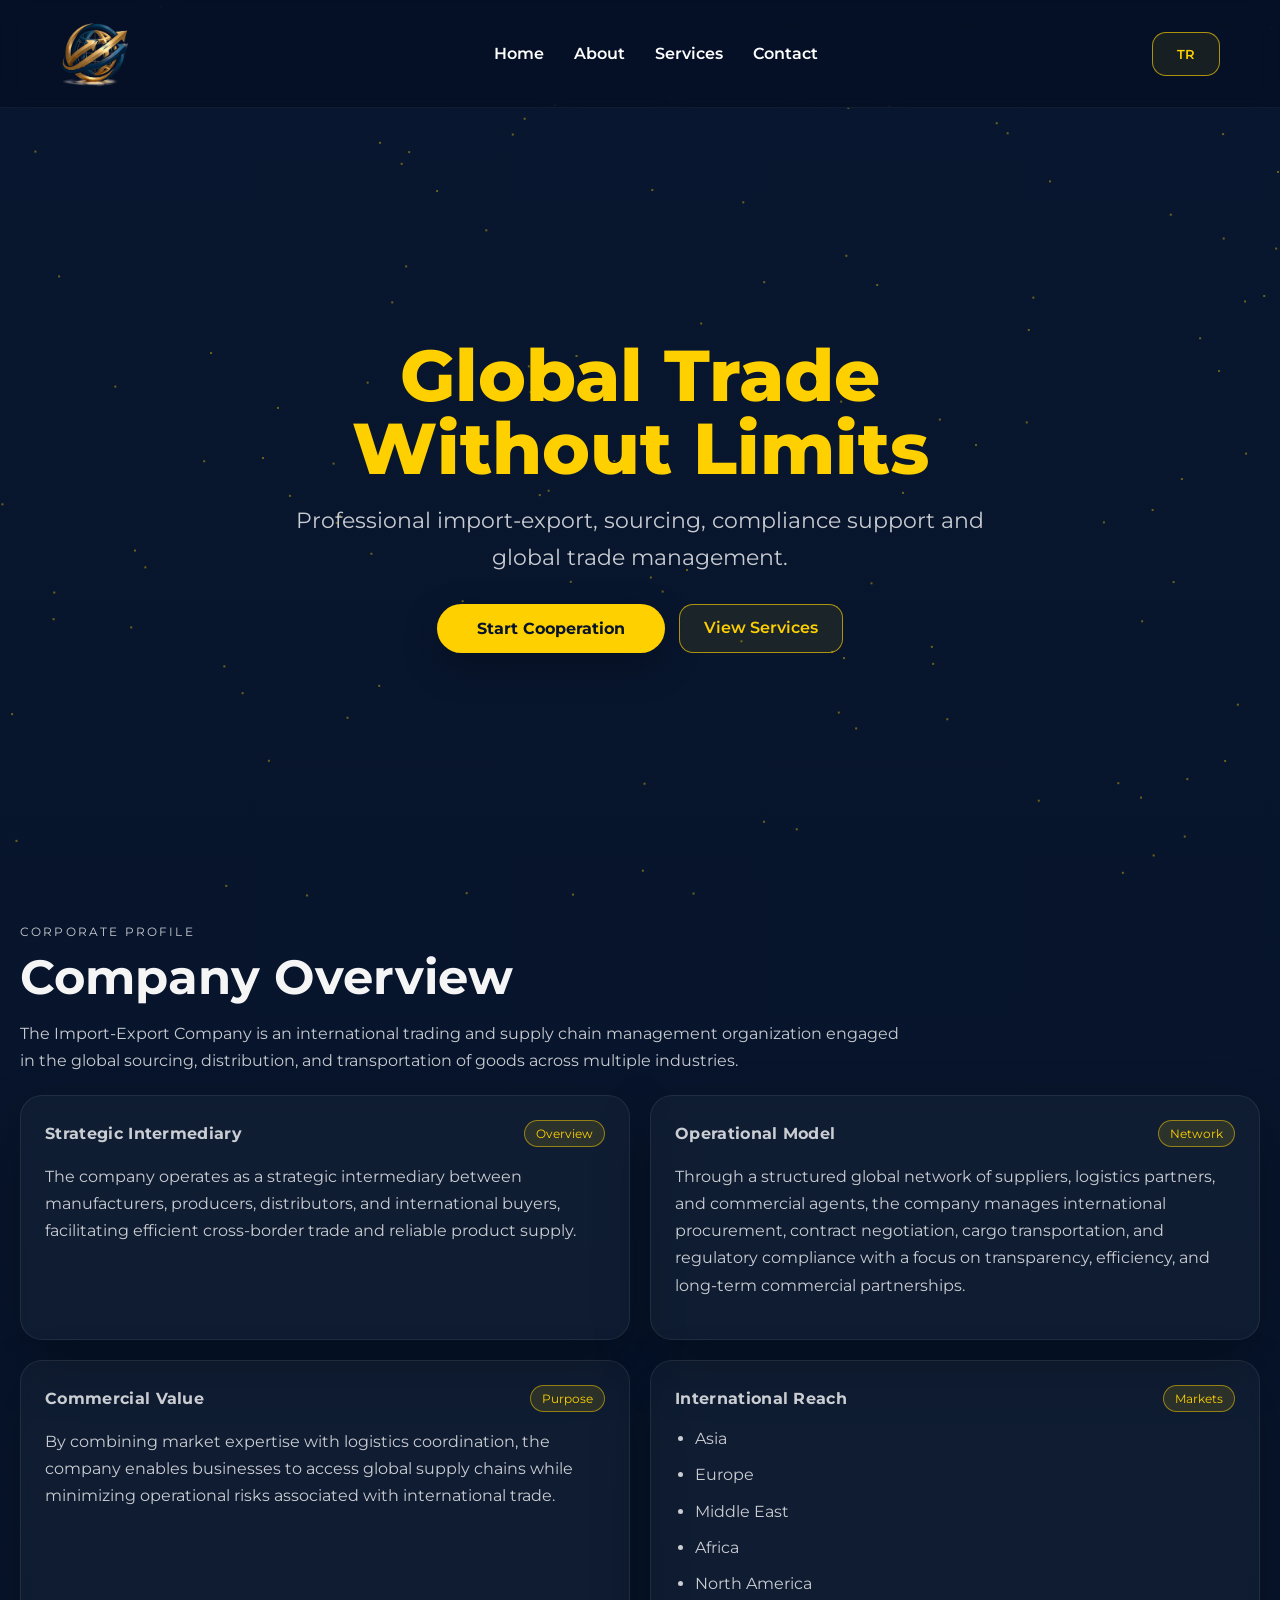
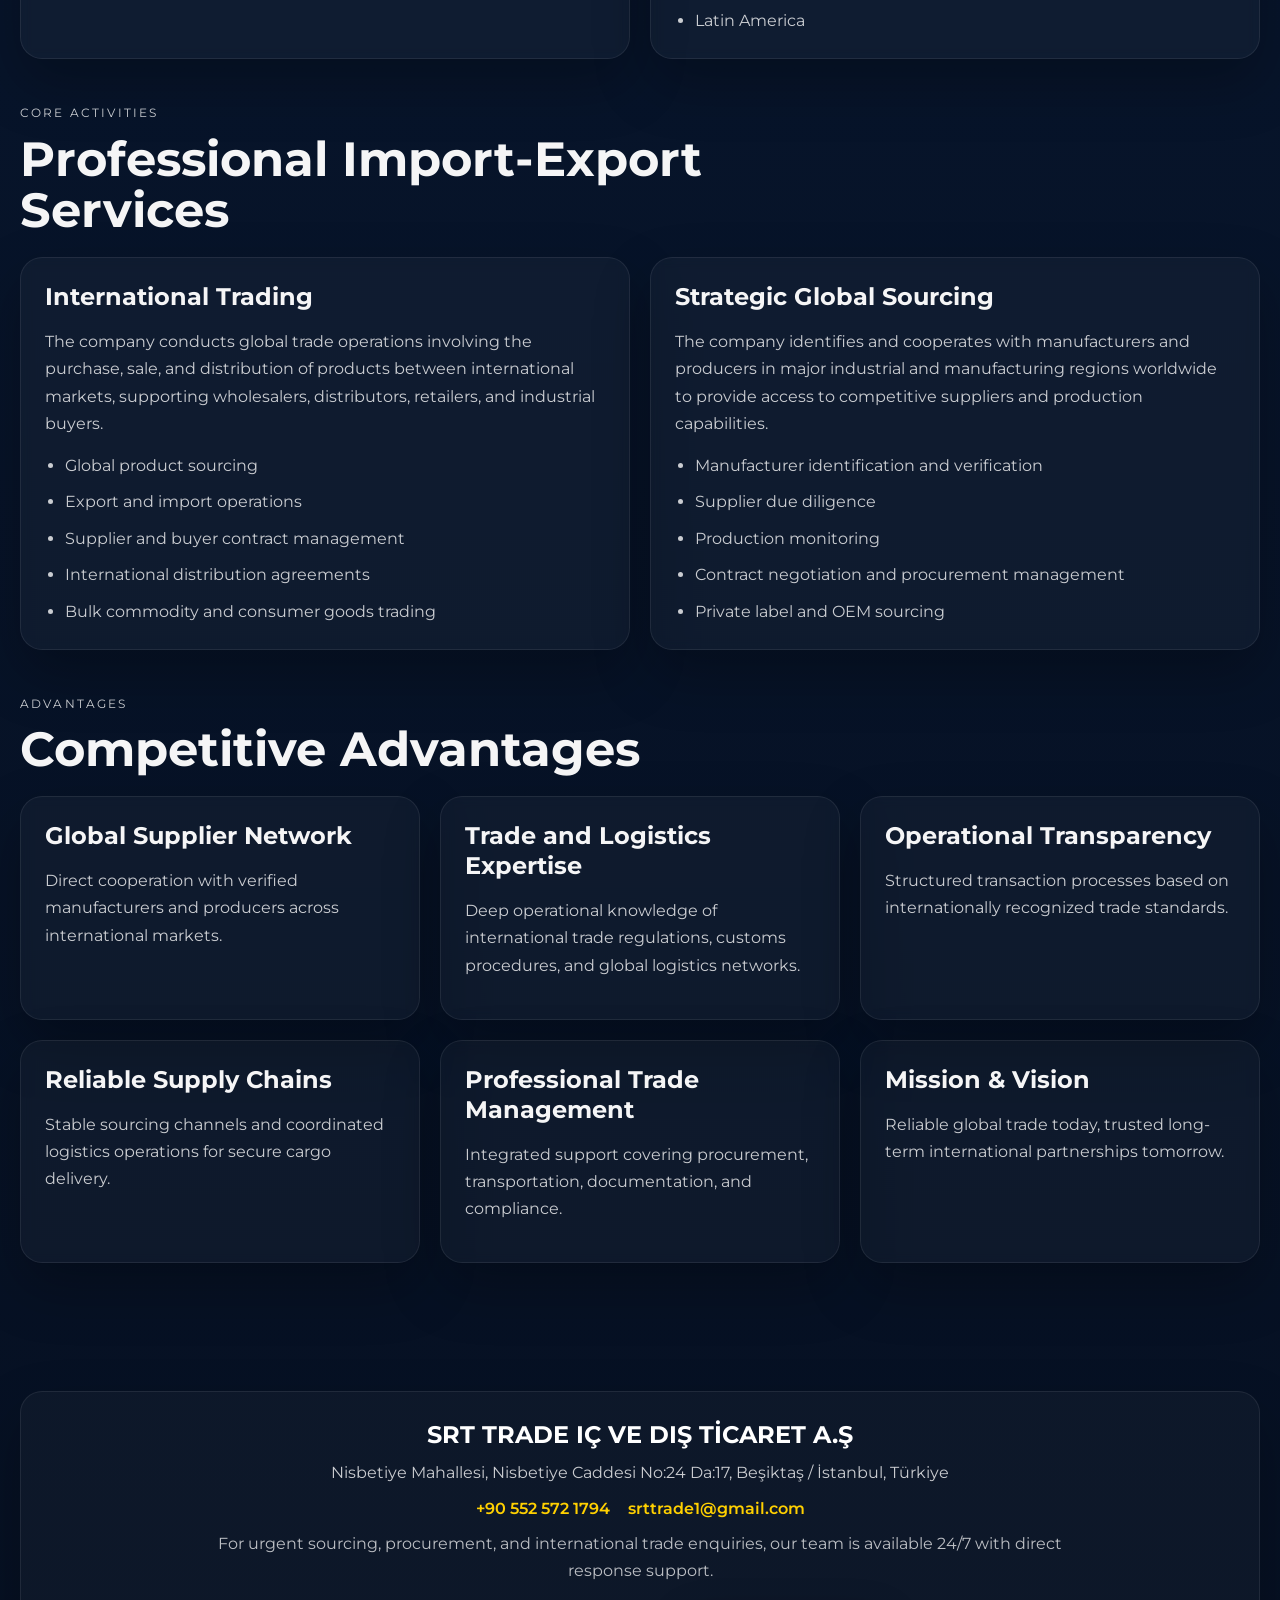
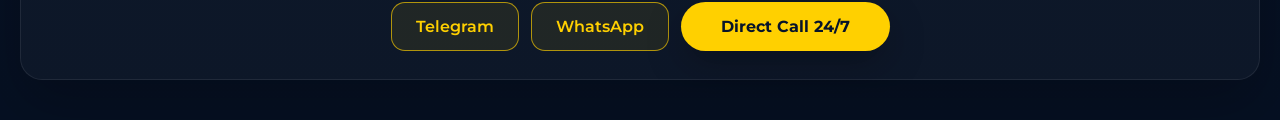
<file: index.html>
<!DOCTYPE html>
<html lang="en">

<head>

<meta charset="UTF-8">
<meta name="viewport" content="width=device-width, initial-scale=1.0">

<title data-i18n="home.meta.title">SRT TRADE | Global Import Export</title>

<meta
name="description"
content="SRT TRADE IÇ VE DIŞ TİCARET A.Ş global import export company based in Istanbul"
data-i18n-content="home.meta.description">

<meta
name="keywords"
content="import export company, international trade, logistics, sourcing"
data-i18n-content="home.meta.keywords">

<link rel="stylesheet" href="style.css">

<script defer src="main.js"></script>

</head>

<body>

<canvas id="site-bg"></canvas>

<header class="header">

<div class="logo-container">

<img src="logo.png" class="logo" alt="SRT TRADE logo" data-i18n-alt="common.logoAlt">

</div>

<nav class="nav">

<a href="index.html" data-i18n="nav.home">Home</a>
<a href="about.html" data-i18n="nav.about">About</a>
<a href="services.html" data-i18n="nav.services">Services</a>
<a href="contact.html" data-i18n="nav.contact">Contact</a>

</nav>

<button id="lang-toggle" class="ghost-btn" data-current="en">TR</button>

</header>

<section class="hero">

<div class="hero-content">

<h1 data-i18n="hero.title">Global Trade Without Limits</h1>

<p data-i18n="hero.lead">
Professional import-export, sourcing, compliance support
and global trade management.
</p>

<div class="hero-actions">
<a href="contact.html" class="btn" data-i18n="hero.cta">Start Cooperation</a>
<a href="services.html" class="ghost-btn" data-i18n="hero.secondary">View Services</a>
</div>

</div>

</section>

<main class="page-shell">

<section class="content-section">
<div class="section-intro">
<p class="eyebrow" data-i18n="home.intro.eyebrow">Corporate Profile</p>
<h2 data-i18n="home.intro.title">Company Overview</h2>
<p data-i18n="home.intro.body">
The Import-Export Company is an international trading and supply chain management
organization engaged in the global sourcing, distribution, and transportation of
goods across multiple industries.
</p>
</div>

<div class="grid-two">
<article class="panel">
<div class="panel-header">
<p class="panel-title" data-i18n="home.overview.title">Strategic Intermediary</p>
<span class="panel-tag" data-i18n="home.overview.tag">Overview</span>
</div>
<p data-i18n="home.overview.body">
The company operates as a strategic intermediary between manufacturers, producers,
distributors, and international buyers, facilitating efficient cross-border trade
and reliable product supply.
</p>
</article>

<article class="panel">
<div class="panel-header">
<p class="panel-title" data-i18n="home.model.title">Operational Model</p>
<span class="panel-tag" data-i18n="home.model.tag">Network</span>
</div>
<p data-i18n="home.model.body">
Through a structured global network of suppliers, logistics partners, and
commercial agents, the company manages international procurement, contract
negotiation, cargo transportation, and regulatory compliance with a focus on
transparency, efficiency, and long-term commercial partnerships.
</p>
</article>
<article class="panel">
<div class="panel-header">
<p class="panel-title" data-i18n="home.value.title">Commercial Value</p>
<span class="panel-tag" data-i18n="home.value.tag">Purpose</span>
</div>
<p data-i18n="home.value.body">
By combining market expertise with logistics coordination, the company enables
businesses to access global supply chains while minimizing operational risks
associated with international trade.
</p>
</article>

<article class="panel">
<div class="panel-header">
<p class="panel-title" data-i18n="home.reach.title">International Reach</p>
<span class="panel-tag" data-i18n="home.reach.tag">Markets</span>
</div>
<ul class="bullet-list">
<li data-i18n="home.reach.asia">Asia</li>
<li data-i18n="home.reach.europe">Europe</li>
<li data-i18n="home.reach.middleEast">Middle East</li>
<li data-i18n="home.reach.africa">Africa</li>
<li data-i18n="home.reach.northAmerica">North America</li>
<li data-i18n="home.reach.latinAmerica">Latin America</li>
</ul>
</article>
</div>
</section>

<section class="content-section">
<div class="section-intro">
<p class="eyebrow" data-i18n="home.activities.eyebrow">Core Activities</p>
<h2 data-i18n="home.activities.title">Professional Import-Export Services</h2>
</div>

<div class="grid-two">
<article class="panel">
<h3 data-i18n="home.trading.title">International Trading</h3>
<p data-i18n="home.trading.body">
The company conducts global trade operations involving the purchase, sale, and
distribution of products between international markets, supporting wholesalers,
distributors, retailers, and industrial buyers.
</p>
<ul class="bullet-list">
<li data-i18n="home.trading.item1">Global product sourcing</li>
<li data-i18n="home.trading.item2">Export and import operations</li>
<li data-i18n="home.trading.item3">Supplier and buyer contract management</li>
<li data-i18n="home.trading.item4">International distribution agreements</li>
<li data-i18n="home.trading.item5">Bulk commodity and consumer goods trading</li>
</ul>
</article>

<article class="panel">
<h3 data-i18n="home.sourcing.title">Strategic Global Sourcing</h3>
<p data-i18n="home.sourcing.body">
The company identifies and cooperates with manufacturers and producers in major
industrial and manufacturing regions worldwide to provide access to competitive
suppliers and production capabilities.
</p>
<ul class="bullet-list">
<li data-i18n="home.sourcing.item1">Manufacturer identification and verification</li>
<li data-i18n="home.sourcing.item2">Supplier due diligence</li>
<li data-i18n="home.sourcing.item3">Production monitoring</li>
<li data-i18n="home.sourcing.item4">Contract negotiation and procurement management</li>
<li data-i18n="home.sourcing.item5">Private label and OEM sourcing</li>
</ul>
</article>
</div>
</section>

<section class="content-section">
<div class="section-intro">
<p class="eyebrow" data-i18n="home.advantages.eyebrow">Advantages</p>
<h2 data-i18n="home.advantages.title">Competitive Advantages</h2>
</div>

<div class="grid-three">
<article class="panel mini-panel">
<h3 data-i18n="home.adv1.title">Global Supplier Network</h3>
<p data-i18n="home.adv1.body">Direct cooperation with verified manufacturers and producers across international markets.</p>
</article>
<article class="panel mini-panel">
<h3 data-i18n="home.adv2.title">Trade and Logistics Expertise</h3>
<p data-i18n="home.adv2.body">Deep operational knowledge of international trade regulations, customs procedures, and global logistics networks.</p>
</article>
<article class="panel mini-panel">
<h3 data-i18n="home.adv3.title">Operational Transparency</h3>
<p data-i18n="home.adv3.body">Structured transaction processes based on internationally recognized trade standards.</p>
</article>
<article class="panel mini-panel">
<h3 data-i18n="home.adv4.title">Reliable Supply Chains</h3>
<p data-i18n="home.adv4.body">Stable sourcing channels and coordinated logistics operations for secure cargo delivery.</p>
</article>
<article class="panel mini-panel">
<h3 data-i18n="home.adv5.title">Professional Trade Management</h3>
<p data-i18n="home.adv5.body">Integrated support covering procurement, transportation, documentation, and compliance.</p>
</article>
<article class="panel mini-panel">
<h3 data-i18n="home.adv6.title">Mission & Vision</h3>
<p data-i18n="home.adv6.body">Reliable global trade today, trusted long-term international partnerships tomorrow.</p>
</article>
</div>
</section>

</main>

<footer class="site-footer">
<div class="footer-inner">
<p class="footer-company">SRT TRADE IÇ VE DIŞ TİCARET A.Ş</p>
<p class="footer-address">Nisbetiye Mahallesi, Nisbetiye Caddesi No:24 Da:17, Beşiktaş / İstanbul, Türkiye</p>
<div class="footer-meta">
<a href="tel:+905525721794">+90 552 572 1794</a>
<a href="mailto:srttrade1@gmail.com">srttrade1@gmail.com</a>
</div>
<p class="footer-note" data-i18n="footer.note">For urgent sourcing, procurement, and international trade enquiries, our team is available 24/7 with direct response support.</p>
<div class="footer-actions">
<a class="ghost-btn footer-action" href="https://t.me/share/url?url=https://wa.me/905525721794&text=Hello%20SRT%20TRADE" target="_blank" rel="noreferrer">Telegram</a>
<a class="ghost-btn footer-action" href="https://wa.me/905525721794" target="_blank" rel="noreferrer">WhatsApp</a>
<a class="btn footer-action" href="tel:+905525721794" data-i18n="footer.call">Direct Call 24/7</a>
</div>
</div>
</footer>

</body>
</html>
</file>
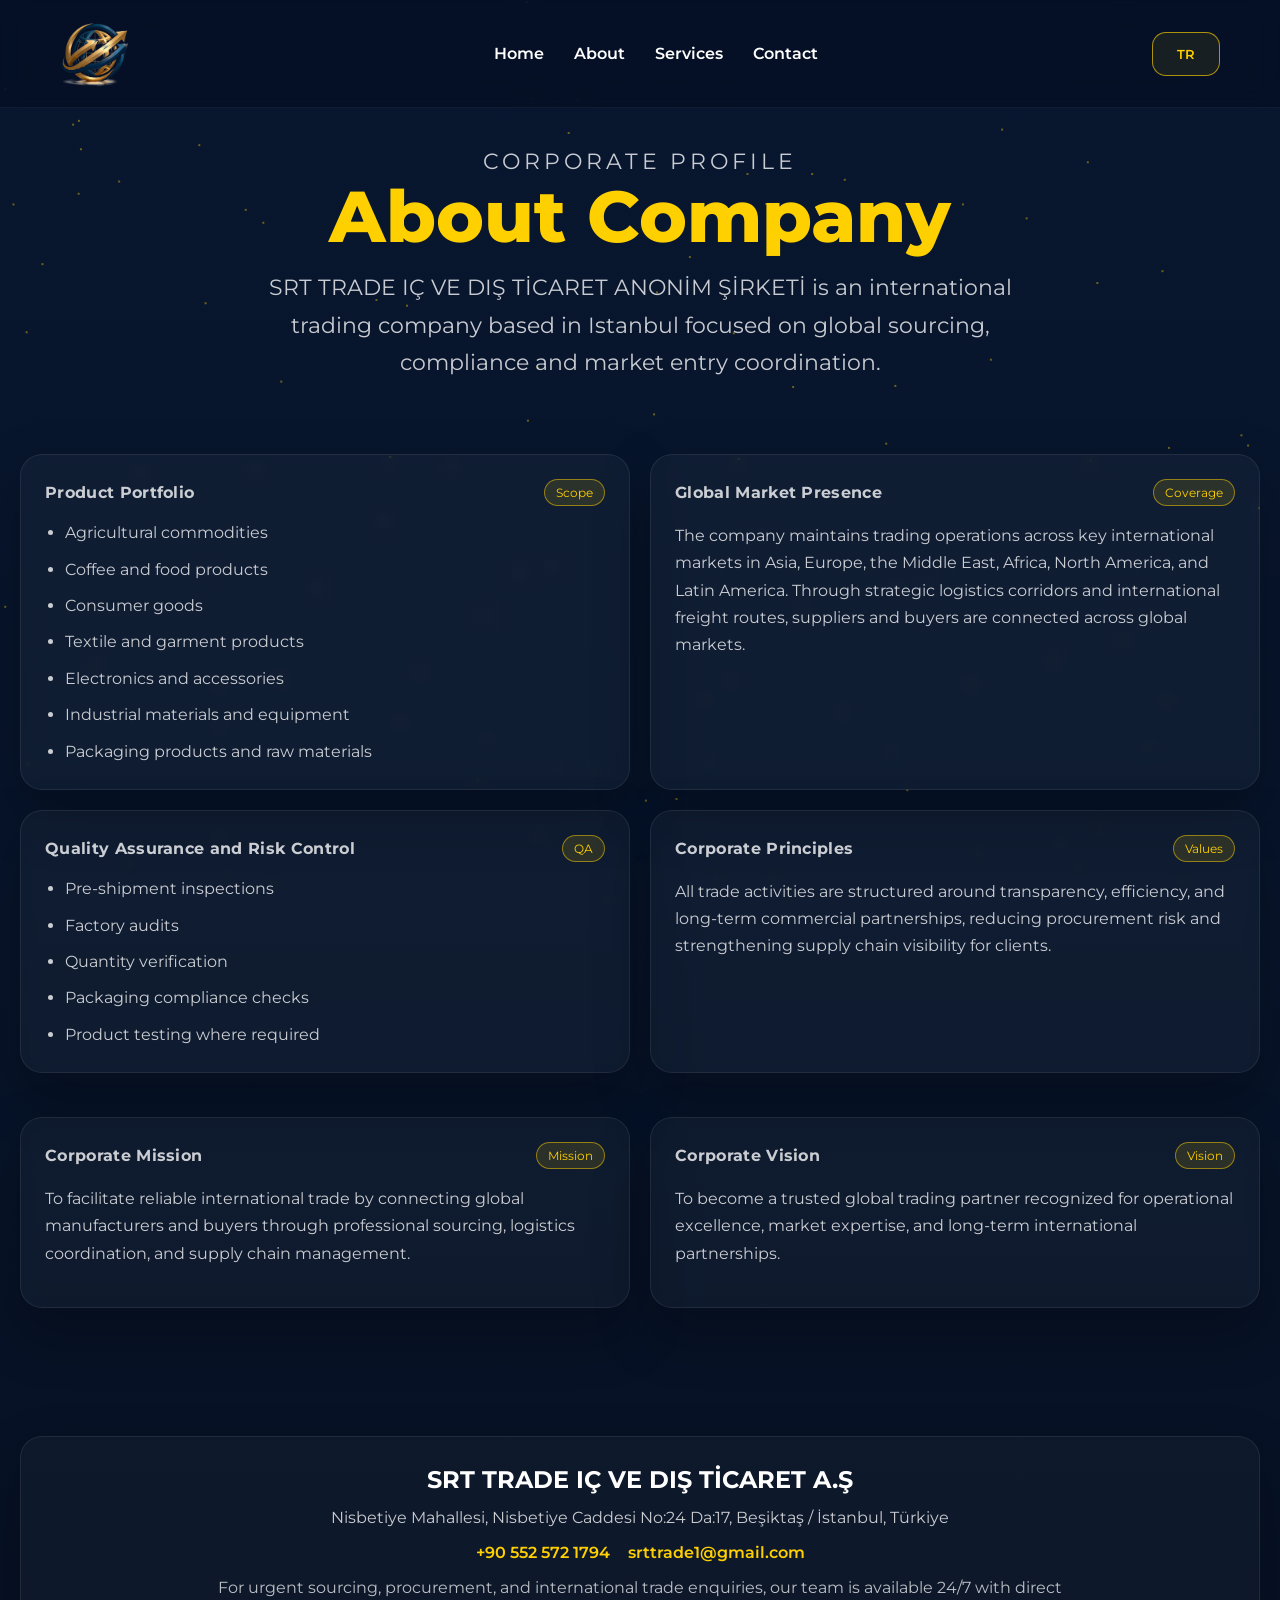
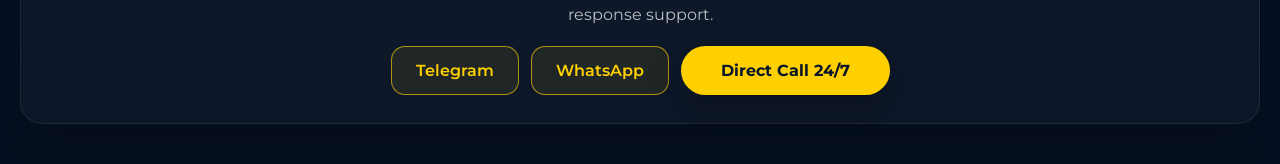
<file: about.html>
<!DOCTYPE html>
<html lang="en">

<head>

<meta charset="UTF-8">
<meta name="viewport" content="width=device-width, initial-scale=1.0">

<title data-i18n="about.meta.title">About | SRT TRADE</title>

<link rel="stylesheet" href="style.css">
<script defer src="main.js"></script>

</head>

<body>

<canvas id="site-bg"></canvas>

<header class="header">

<div class="logo-container">

<img src="logo.png" class="logo" alt="SRT TRADE logo" data-i18n-alt="common.logoAlt">

</div>

<nav class="nav">

<a href="index.html" data-i18n="nav.home">Home</a>
<a href="about.html" data-i18n="nav.about">About</a>
<a href="services.html" data-i18n="nav.services">Services</a>
<a href="contact.html" data-i18n="nav.contact">Contact</a>

</nav>

<button id="lang-toggle" class="ghost-btn" data-current="en">TR</button>

</header>

<section class="page-hero">
<div class="hero-content compact">
<p class="eyebrow" data-i18n="about.hero.eyebrow">Corporate Profile</p>
<h1 data-i18n="about.title">About Company</h1>
<p data-i18n="about.body">
SRT TRADE IÇ VE DIŞ TİCARET ANONİM ŞİRKETİ is an international
trading company based in Istanbul focused on global sourcing,
compliance and market entry coordination.
</p>
</div>
</section>

<main class="page-shell">

<section class="content-section">
<div class="grid-two">
<article class="panel">
<div class="panel-header">
<p class="panel-title" data-i18n="about.portfolio.title">Product Portfolio</p>
<span class="panel-tag" data-i18n="about.portfolio.tag">Scope</span>
</div>
<ul class="bullet-list">
<li data-i18n="about.portfolio.item1">Agricultural commodities</li>
<li data-i18n="about.portfolio.item2">Coffee and food products</li>
<li data-i18n="about.portfolio.item3">Consumer goods</li>
<li data-i18n="about.portfolio.item4">Textile and garment products</li>
<li data-i18n="about.portfolio.item5">Electronics and accessories</li>
<li data-i18n="about.portfolio.item6">Industrial materials and equipment</li>
<li data-i18n="about.portfolio.item7">Packaging products and raw materials</li>
</ul>
</article>

<article class="panel">
<div class="panel-header">
<p class="panel-title" data-i18n="about.presence.title">Global Market Presence</p>
<span class="panel-tag" data-i18n="about.presence.tag">Coverage</span>
</div>
<p data-i18n="about.presence.body">
The company maintains trading operations across key international markets in Asia,
Europe, the Middle East, Africa, North America, and Latin America. Through
strategic logistics corridors and international freight routes, suppliers and
buyers are connected across global markets.
</p>
</article>
<article class="panel">
<div class="panel-header">
<p class="panel-title" data-i18n="about.qa.title">Quality Assurance and Risk Control</p>
<span class="panel-tag" data-i18n="about.qa.tag">QA</span>
</div>
<ul class="bullet-list">
<li data-i18n="about.qa.item1">Pre-shipment inspections</li>
<li data-i18n="about.qa.item2">Factory audits</li>
<li data-i18n="about.qa.item3">Quantity verification</li>
<li data-i18n="about.qa.item4">Packaging compliance checks</li>
<li data-i18n="about.qa.item5">Product testing where required</li>
</ul>
</article>

<article class="panel">
<div class="panel-header">
<p class="panel-title" data-i18n="about.principles.title">Corporate Principles</p>
<span class="panel-tag" data-i18n="about.principles.tag">Values</span>
</div>
<p data-i18n="about.principles.body">
All trade activities are structured around transparency, efficiency, and
long-term commercial partnerships, reducing procurement risk and strengthening
supply chain visibility for clients.
</p>
</article>
</div>
</section>

<section class="content-section">
<div class="grid-two">
<article class="panel">
<div class="panel-header">
<p class="panel-title" data-i18n="about.mission.title">Corporate Mission</p>
<span class="panel-tag" data-i18n="about.mission.tag">Mission</span>
</div>
<p data-i18n="about.mission.body">
To facilitate reliable international trade by connecting global manufacturers and
buyers through professional sourcing, logistics coordination, and supply chain
management.
</p>
</article>

<article class="panel">
<div class="panel-header">
<p class="panel-title" data-i18n="about.vision.title">Corporate Vision</p>
<span class="panel-tag" data-i18n="about.vision.tag">Vision</span>
</div>
<p data-i18n="about.vision.body">
To become a trusted global trading partner recognized for operational excellence,
market expertise, and long-term international partnerships.
</p>
</article>
</div>
</section>

</main>

<footer class="site-footer">
<div class="footer-inner">
<p class="footer-company">SRT TRADE IÇ VE DIŞ TİCARET A.Ş</p>
<p class="footer-address">Nisbetiye Mahallesi, Nisbetiye Caddesi No:24 Da:17, Beşiktaş / İstanbul, Türkiye</p>
<div class="footer-meta">
<a href="tel:+905525721794">+90 552 572 1794</a>
<a href="mailto:srttrade1@gmail.com">srttrade1@gmail.com</a>
</div>
<p class="footer-note" data-i18n="footer.note">For urgent sourcing, procurement, and international trade enquiries, our team is available 24/7 with direct response support.</p>
<div class="footer-actions">
<a class="ghost-btn footer-action" href="https://t.me/share/url?url=https://wa.me/905525721794&text=Hello%20SRT%20TRADE" target="_blank" rel="noreferrer">Telegram</a>
<a class="ghost-btn footer-action" href="https://wa.me/905525721794" target="_blank" rel="noreferrer">WhatsApp</a>
<a class="btn footer-action" href="tel:+905525721794" data-i18n="footer.call">Direct Call 24/7</a>
</div>
</div>
</footer>

</body>
</html>
</file>
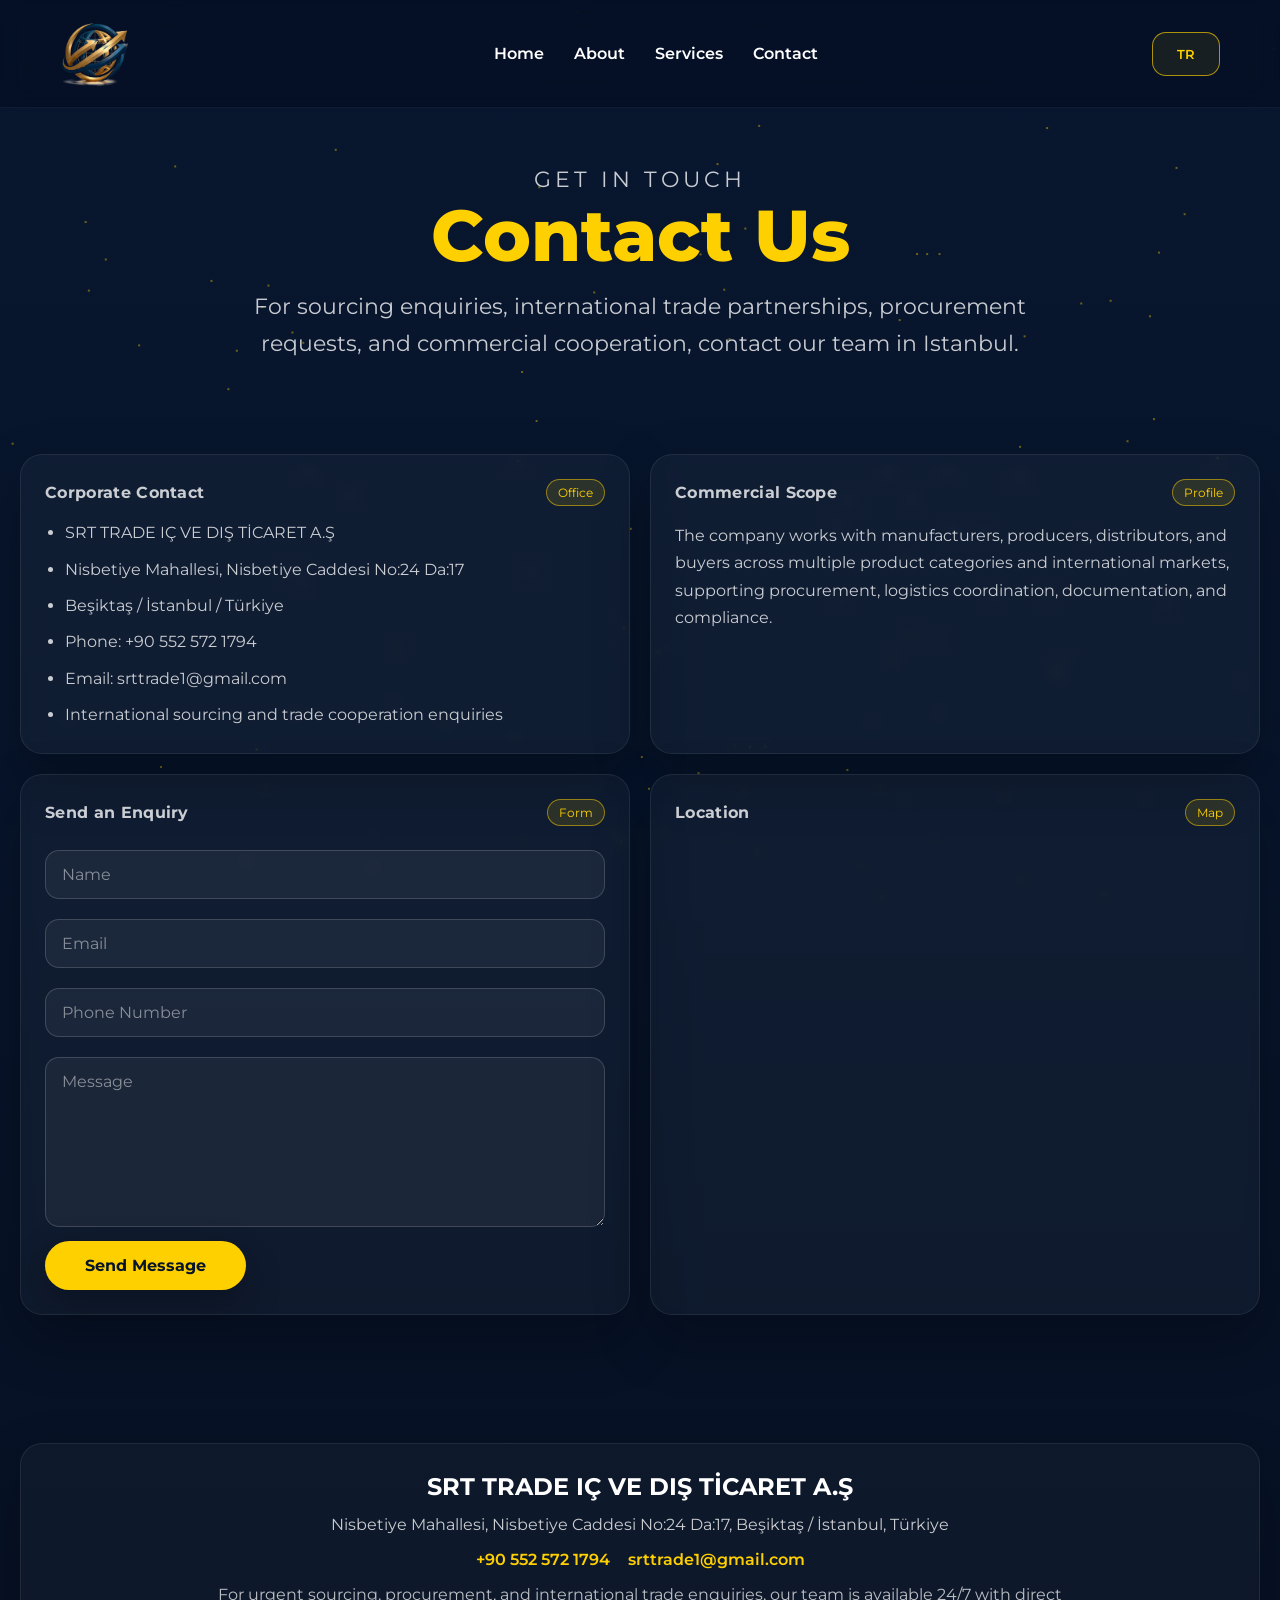
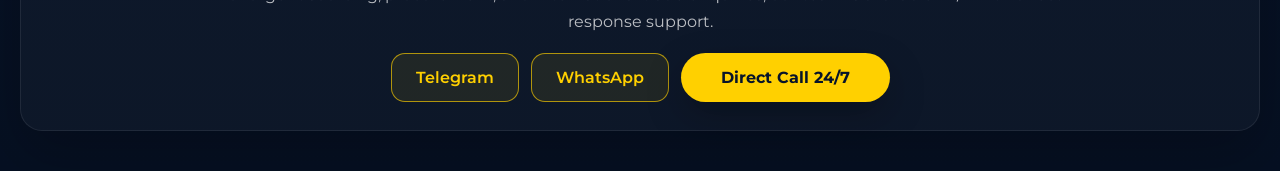
<file: contact.html>
<!DOCTYPE html>
<html lang="en">

<head>

<meta charset="UTF-8">
<meta name="viewport" content="width=device-width, initial-scale=1.0">

<title data-i18n="contact.meta.title">Contact | SRT TRADE</title>

<link rel="stylesheet" href="style.css">

<script src="https://cdn.emailjs.com/sdk/3.2/email.min.js"></script>

<script defer src="main.js"></script>
<script defer src="mail.js"></script>

</head>

<body>

<canvas id="site-bg"></canvas>

<header class="header">

<div class="logo-container">

<img src="logo.png" class="logo" alt="SRT TRADE logo" data-i18n-alt="common.logoAlt">

</div>

<nav class="nav">

<a href="index.html" data-i18n="nav.home">Home</a>
<a href="about.html" data-i18n="nav.about">About</a>
<a href="services.html" data-i18n="nav.services">Services</a>
<a href="contact.html" data-i18n="nav.contact">Contact</a>

</nav>

<button id="lang-toggle" class="ghost-btn" data-current="en">TR</button>

</header>

<section class="page-hero">
<div class="hero-content compact">
<p class="eyebrow" data-i18n="contact.hero.eyebrow">Get In Touch</p>
<h1 data-i18n="contact.title">Contact Us</h1>
<p data-i18n="contact.lead">
For sourcing enquiries, international trade partnerships, procurement requests,
and commercial cooperation, contact our team in Istanbul.
</p>
</div>
</section>

<main class="page-shell">

<section class="content-section">
<div class="contact-layout">
<article class="panel contact-card">
<div class="panel-header">
<p class="panel-title" data-i18n="contact.office.title">Corporate Contact</p>
<span class="panel-tag" data-i18n="contact.office.tag">Office</span>
</div>
<ul class="bullet-list">
<li>SRT TRADE IÇ VE DIŞ TİCARET A.Ş</li>
<li>Nisbetiye Mahallesi, Nisbetiye Caddesi No:24 Da:17</li>
<li>Beşiktaş / İstanbul / Türkiye</li>
<li data-i18n="contact.office.phone">Phone: +90 552 572 1794</li>
<li data-i18n="contact.office.email">Email: srttrade1@gmail.com</li>
<li data-i18n="contact.office.enquiry">International sourcing and trade cooperation enquiries</li>
</ul>
</article>

<article class="panel contact-card">
<div class="panel-header">
<p class="panel-title" data-i18n="contact.scope.title">Commercial Scope</p>
<span class="panel-tag" data-i18n="contact.scope.tag">Profile</span>
</div>
<p data-i18n="contact.scope.body">
The company works with manufacturers, producers, distributors, and buyers across
multiple product categories and international markets, supporting procurement,
logistics coordination, documentation, and compliance.
</p>
</article>
<article class="panel contact-card">
<div class="panel-header">
<p class="panel-title" data-i18n="contact.form.title">Send an Enquiry</p>
<span class="panel-tag" data-i18n="contact.form.tag">Form</span>
</div>
<form
id="contact-form"
data-public-key="YOUR_PUBLIC_KEY"
data-service-id="YOUR_SERVICE_ID"
data-template-id="YOUR_TEMPLATE_ID">

<input id="name" name="name" placeholder="Name" data-i18n-placeholder="contact.form.name" required>

<input id="email" name="email" type="email" placeholder="Email" data-i18n-placeholder="contact.form.email" required>

<input id="phone" name="phone" type="tel" placeholder="Phone Number" data-i18n-placeholder="contact.form.phone" required>

<textarea id="message" name="message" placeholder="Message" data-i18n-placeholder="contact.form.message" required></textarea>

<button class="btn" type="submit" data-i18n="contact.button">Send Message</button>

</form>
</article>

<article class="panel contact-card">
<div class="panel-header">
<p class="panel-title" data-i18n="contact.location.title">Location</p>
<span class="panel-tag" data-i18n="contact.location.tag">Map</span>
</div>
<div class="map">

<iframe
src="https://maps.google.com/maps?q=Nisbetiye%20Mahallesi%20Nisbetiye%20Caddesi%2024%20Besiktas%20Istanbul&t=&z=15&output=embed"
width="100%"
height="400"
style="border:0">
</iframe>

</div>
</article>
</div>
</section>

</main>

<footer class="site-footer">
<div class="footer-inner">
<p class="footer-company">SRT TRADE IÇ VE DIŞ TİCARET A.Ş</p>
<p class="footer-address">Nisbetiye Mahallesi, Nisbetiye Caddesi No:24 Da:17, Beşiktaş / İstanbul, Türkiye</p>
<div class="footer-meta">
<a href="tel:+905525721794">+90 552 572 1794</a>
<a href="mailto:srttrade1@gmail.com">srttrade1@gmail.com</a>
</div>
<p class="footer-note" data-i18n="footer.note">For urgent sourcing, procurement, and international trade enquiries, our team is available 24/7 with direct response support.</p>
<div class="footer-actions">
<a class="ghost-btn footer-action" href="https://t.me/share/url?url=https://wa.me/905525721794&text=Hello%20SRT%20TRADE" target="_blank" rel="noreferrer">Telegram</a>
<a class="ghost-btn footer-action" href="https://wa.me/905525721794" target="_blank" rel="noreferrer">WhatsApp</a>
<a class="btn footer-action" href="tel:+905525721794" data-i18n="footer.call">Direct Call 24/7</a>
</div>
</div>
</footer>

</body>
</html>
</file>
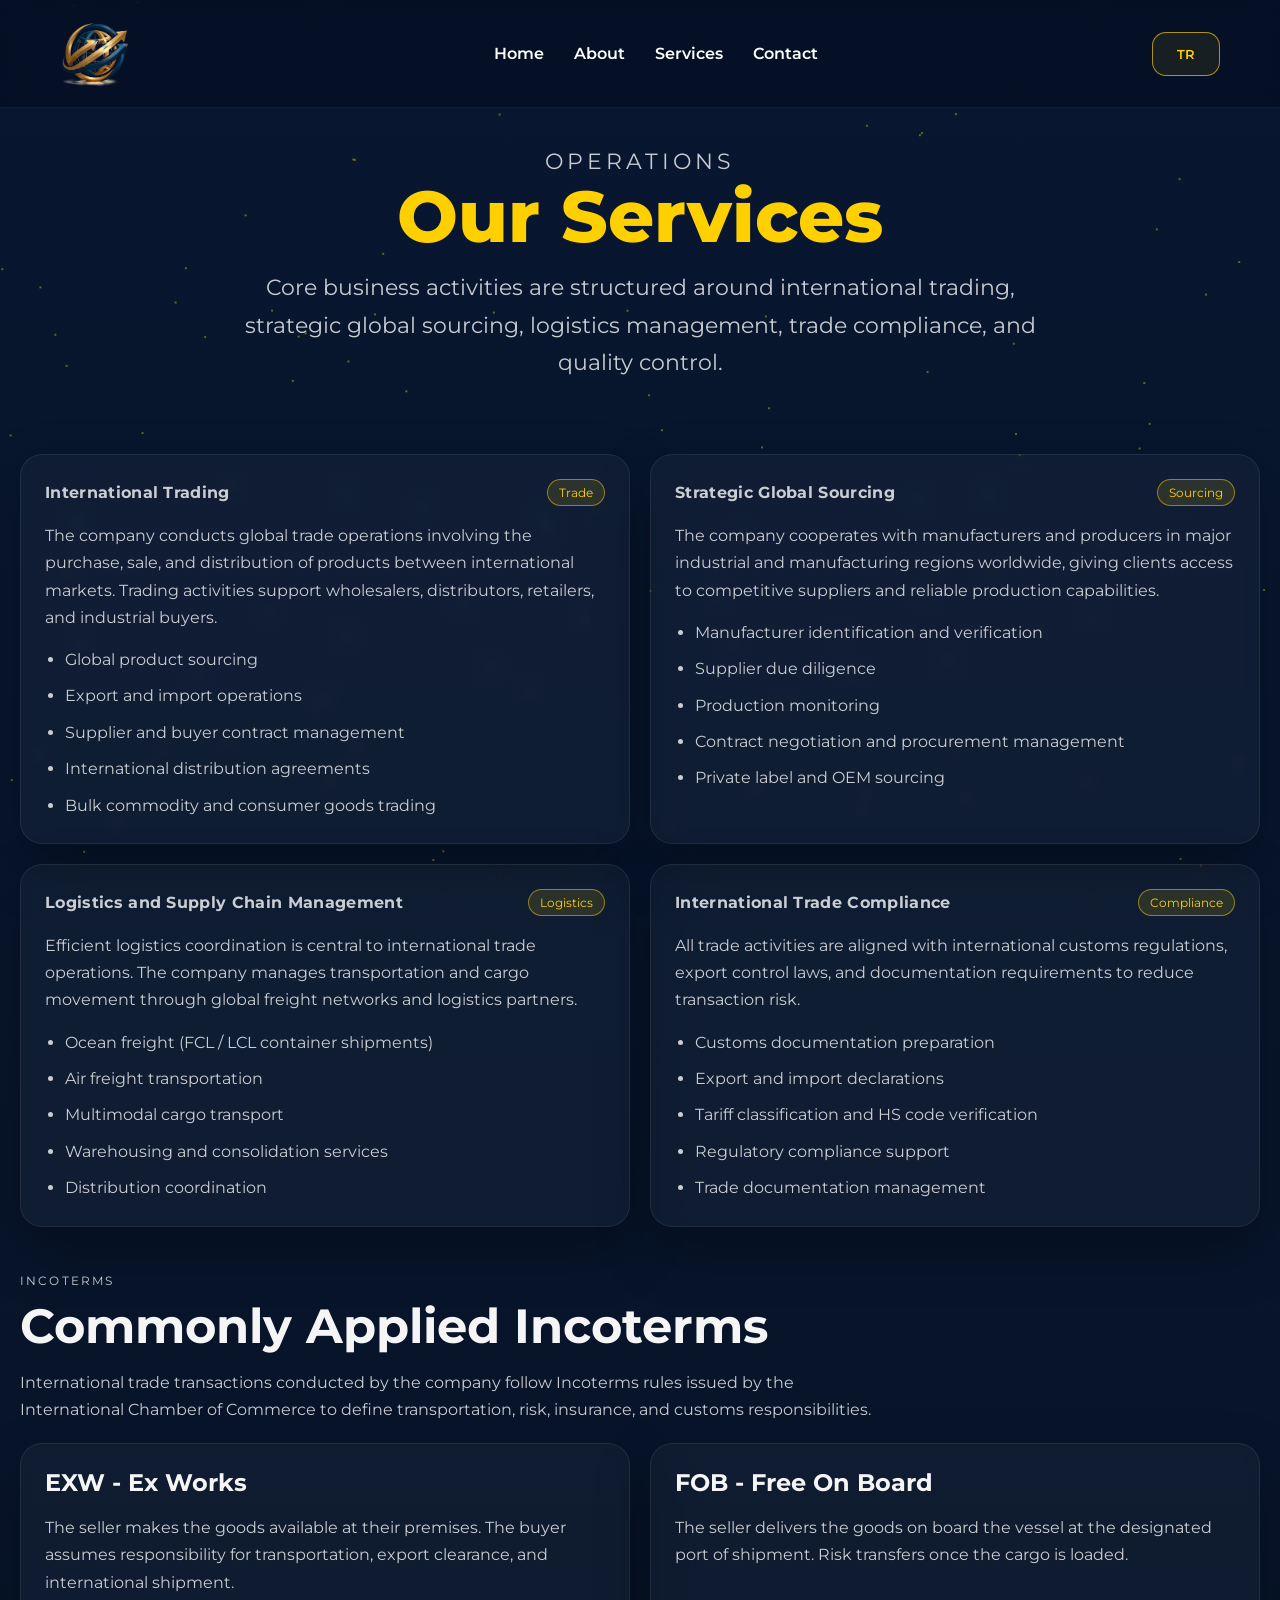
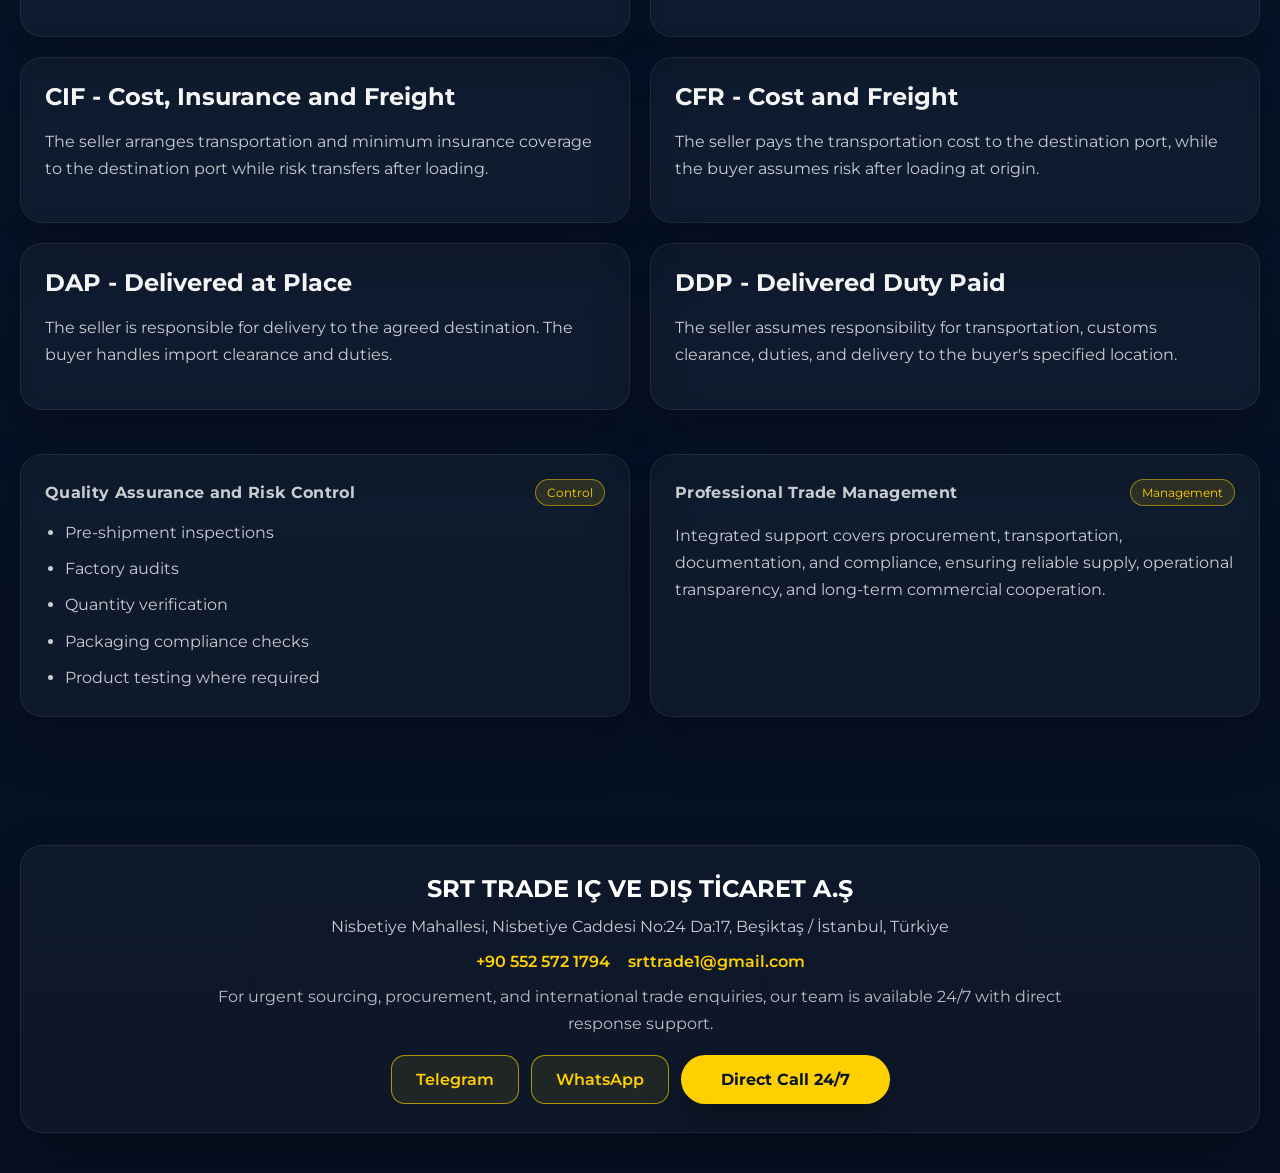
<file: services.html>
<!DOCTYPE html>
<html lang="en">

<head>

<meta charset="UTF-8">
<meta name="viewport" content="width=device-width, initial-scale=1.0">

<title data-i18n="services.meta.title">Services | SRT TRADE</title>

<link rel="stylesheet" href="style.css">
<script defer src="main.js"></script>

</head>

<body>

<canvas id="site-bg"></canvas>

<header class="header">

<div class="logo-container">

<img src="logo.png" class="logo" alt="SRT TRADE logo" data-i18n-alt="common.logoAlt">

</div>

<nav class="nav">

<a href="index.html" data-i18n="nav.home">Home</a>
<a href="about.html" data-i18n="nav.about">About</a>
<a href="services.html" data-i18n="nav.services">Services</a>
<a href="contact.html" data-i18n="nav.contact">Contact</a>

</nav>

<button id="lang-toggle" class="ghost-btn" data-current="en">TR</button>

</header>

<section class="page-hero">
<div class="hero-content compact">
<p class="eyebrow" data-i18n="services.hero.eyebrow">Operations</p>
<h1 data-i18n="services.title">Our Services</h1>
<p data-i18n="services.lead">
Core business activities are structured around international trading, strategic
global sourcing, logistics management, trade compliance, and quality control.
</p>
</div>
</section>

<main class="page-shell">

<section class="content-section">
<div class="grid-two">
<article class="panel">
<div class="panel-header">
<p class="panel-title" data-i18n="services.trading.title">International Trading</p>
<span class="panel-tag" data-i18n="services.trading.tag">Trade</span>
</div>
<p data-i18n="services.trading.body">
The company conducts global trade operations involving the purchase, sale, and
distribution of products between international markets. Trading activities support
wholesalers, distributors, retailers, and industrial buyers.
</p>
<ul class="bullet-list">
<li data-i18n="services.trading.item1">Global product sourcing</li>
<li data-i18n="services.trading.item2">Export and import operations</li>
<li data-i18n="services.trading.item3">Supplier and buyer contract management</li>
<li data-i18n="services.trading.item4">International distribution agreements</li>
<li data-i18n="services.trading.item5">Bulk commodity and consumer goods trading</li>
</ul>
</article>

<article class="panel">
<div class="panel-header">
<p class="panel-title" data-i18n="services.sourcing.title">Strategic Global Sourcing</p>
<span class="panel-tag" data-i18n="services.sourcing.tag">Sourcing</span>
</div>
<p data-i18n="services.sourcing.body">
The company cooperates with manufacturers and producers in major industrial and
manufacturing regions worldwide, giving clients access to competitive suppliers
and reliable production capabilities.
</p>
<ul class="bullet-list">
<li data-i18n="services.sourcing.item1">Manufacturer identification and verification</li>
<li data-i18n="services.sourcing.item2">Supplier due diligence</li>
<li data-i18n="services.sourcing.item3">Production monitoring</li>
<li data-i18n="services.sourcing.item4">Contract negotiation and procurement management</li>
<li data-i18n="services.sourcing.item5">Private label and OEM sourcing</li>
</ul>
</article>
<article class="panel">
<div class="panel-header">
<p class="panel-title" data-i18n="services.logistics.title">Logistics and Supply Chain Management</p>
<span class="panel-tag" data-i18n="services.logistics.tag">Logistics</span>
</div>
<p data-i18n="services.logistics.body">
Efficient logistics coordination is central to international trade operations.
The company manages transportation and cargo movement through global freight
networks and logistics partners.
</p>
<ul class="bullet-list">
<li data-i18n="services.logistics.item1">Ocean freight (FCL / LCL container shipments)</li>
<li data-i18n="services.logistics.item2">Air freight transportation</li>
<li data-i18n="services.logistics.item3">Multimodal cargo transport</li>
<li data-i18n="services.logistics.item4">Warehousing and consolidation services</li>
<li data-i18n="services.logistics.item5">Distribution coordination</li>
</ul>
</article>

<article class="panel">
<div class="panel-header">
<p class="panel-title" data-i18n="services.compliance.title">International Trade Compliance</p>
<span class="panel-tag" data-i18n="services.compliance.tag">Compliance</span>
</div>
<p data-i18n="services.compliance.body">
All trade activities are aligned with international customs regulations, export
control laws, and documentation requirements to reduce transaction risk.
</p>
<ul class="bullet-list">
<li data-i18n="services.compliance.item1">Customs documentation preparation</li>
<li data-i18n="services.compliance.item2">Export and import declarations</li>
<li data-i18n="services.compliance.item3">Tariff classification and HS code verification</li>
<li data-i18n="services.compliance.item4">Regulatory compliance support</li>
<li data-i18n="services.compliance.item5">Trade documentation management</li>
</ul>
</article>
</div>
</section>

<section class="content-section">
<div class="section-intro">
<p class="eyebrow" data-i18n="services.incoterms.eyebrow">Incoterms</p>
<h2 data-i18n="services.incoterms.title">Commonly Applied Incoterms</h2>
<p data-i18n="services.incoterms.body">
International trade transactions conducted by the company follow Incoterms rules
issued by the International Chamber of Commerce to define transportation, risk,
insurance, and customs responsibilities.
</p>
</div>

<div class="grid-two">
<article class="panel definition-panel">
<h3 data-i18n="services.incoterms.exw.title">EXW - Ex Works</h3>
<p data-i18n="services.incoterms.exw.body">The seller makes the goods available at their premises. The buyer assumes responsibility for transportation, export clearance, and international shipment.</p>
</article>
<article class="panel definition-panel">
<h3 data-i18n="services.incoterms.fob.title">FOB - Free On Board</h3>
<p data-i18n="services.incoterms.fob.body">The seller delivers the goods on board the vessel at the designated port of shipment. Risk transfers once the cargo is loaded.</p>
</article>
<article class="panel definition-panel">
<h3 data-i18n="services.incoterms.cif.title">CIF - Cost, Insurance and Freight</h3>
<p data-i18n="services.incoterms.cif.body">The seller arranges transportation and minimum insurance coverage to the destination port while risk transfers after loading.</p>
</article>
<article class="panel definition-panel">
<h3 data-i18n="services.incoterms.cfr.title">CFR - Cost and Freight</h3>
<p data-i18n="services.incoterms.cfr.body">The seller pays the transportation cost to the destination port, while the buyer assumes risk after loading at origin.</p>
</article>
<article class="panel definition-panel">
<h3 data-i18n="services.incoterms.dap.title">DAP - Delivered at Place</h3>
<p data-i18n="services.incoterms.dap.body">The seller is responsible for delivery to the agreed destination. The buyer handles import clearance and duties.</p>
</article>
<article class="panel definition-panel">
<h3 data-i18n="services.incoterms.ddp.title">DDP - Delivered Duty Paid</h3>
<p data-i18n="services.incoterms.ddp.body">The seller assumes responsibility for transportation, customs clearance, duties, and delivery to the buyer's specified location.</p>
</article>
</div>
</section>

<section class="content-section">
<div class="grid-two">
<article class="panel">
<div class="panel-header">
<p class="panel-title" data-i18n="services.qa.title">Quality Assurance and Risk Control</p>
<span class="panel-tag" data-i18n="services.qa.tag">Control</span>
</div>
<ul class="bullet-list">
<li data-i18n="services.qa.item1">Pre-shipment inspections</li>
<li data-i18n="services.qa.item2">Factory audits</li>
<li data-i18n="services.qa.item3">Quantity verification</li>
<li data-i18n="services.qa.item4">Packaging compliance checks</li>
<li data-i18n="services.qa.item5">Product testing where required</li>
</ul>
</article>

<article class="panel">
<div class="panel-header">
<p class="panel-title" data-i18n="services.management.title">Professional Trade Management</p>
<span class="panel-tag" data-i18n="services.management.tag">Management</span>
</div>
<p data-i18n="services.management.body">
Integrated support covers procurement, transportation, documentation, and
compliance, ensuring reliable supply, operational transparency, and long-term
commercial cooperation.
</p>
</article>
</div>
</section>

</main>

<footer class="site-footer">
<div class="footer-inner">
<p class="footer-company">SRT TRADE IÇ VE DIŞ TİCARET A.Ş</p>
<p class="footer-address">Nisbetiye Mahallesi, Nisbetiye Caddesi No:24 Da:17, Beşiktaş / İstanbul, Türkiye</p>
<div class="footer-meta">
<a href="tel:+905525721794">+90 552 572 1794</a>
<a href="mailto:srttrade1@gmail.com">srttrade1@gmail.com</a>
</div>
<p class="footer-note" data-i18n="footer.note">For urgent sourcing, procurement, and international trade enquiries, our team is available 24/7 with direct response support.</p>
<div class="footer-actions">
<a class="ghost-btn footer-action" href="https://t.me/share/url?url=https://wa.me/905525721794&text=Hello%20SRT%20TRADE" target="_blank" rel="noreferrer">Telegram</a>
<a class="ghost-btn footer-action" href="https://wa.me/905525721794" target="_blank" rel="noreferrer">WhatsApp</a>
<a class="btn footer-action" href="tel:+905525721794" data-i18n="footer.call">Direct Call 24/7</a>
</div>
</div>
</footer>

</body>
</html>
</file>
<file: style.css>
@import url("https://fonts.googleapis.com/css2?family=Montserrat:wght@400;500;600;700;800&display=swap");

:root{
--bg:#07142a;
--bg-soft:#0b1b36;
--panel:rgba(255,255,255,0.035);
--panel-border:rgba(255,255,255,0.08);
--text:rgba(255,255,255,0.96);
--text-soft:rgba(255,255,255,0.78);
--gold:#ffd000;
--gold-soft:rgba(255,208,0,0.12);
}

*{
box-sizing:border-box;
}

html{
scroll-behavior:smooth;
}

body{
margin:0;
font-family:"Montserrat",sans-serif;
background:linear-gradient(180deg,#08162f 0%,#07142a 50%,#061022 100%);
color:var(--text);
position:relative;
min-height:100vh;
overflow-x:hidden;
}

button{
font-family:"Montserrat",sans-serif;
}

#site-bg{
position:fixed;
inset:0;
width:100%;
height:100%;
z-index:0;
pointer-events:none;
}

header, main, section, footer{
position:relative;
z-index:1;
}

.header{
position:fixed;
top:0;
left:0;
width:100%;
display:flex;
justify-content:space-between;
align-items:center;
padding:20px 60px;
background:rgba(5,15,35,0.72);
backdrop-filter:blur(12px);
border-bottom:1px solid rgba(255,255,255,0.05);
z-index:1000;
}

.logo-container{
display:flex;
align-items:center;
gap:12px;
}

.logo{
width:70px;
transition:filter 0.3s ease, transform 0.3s ease;
}

.logo:hover{
filter:drop-shadow(0 0 20px rgba(255,208,0,0.45));
transform:translateY(-1px);
}

.nav{
display:flex;
align-items:center;
}

.nav a{
margin-left:30px;
color:white;
text-decoration:none;
position:relative;
font-weight:600;
}

.nav a::after{
content:"";
position:absolute;
left:0;
bottom:-6px;
width:0;
height:2px;
background:var(--gold);
transition:width 0.25s ease;
}

.nav a:hover::after{
width:100%;
}

.hero,
.page-hero{
display:flex;
align-items:center;
justify-content:center;
text-align:center;
padding:140px 20px 48px;
}

.hero{
min-height:100vh;
}

.page-hero{
min-height:48vh;
}

.hero-content{
max-width:760px;
}

.hero-content.compact{
max-width:900px;
}

.hero h1,
.page-hero h1{
margin:0 0 16px;
font-size:72px;
line-height:1.02;
font-weight:800;
color:var(--gold);
}

.hero p,
.page-hero p{
margin:0 auto;
max-width:820px;
font-size:22px;
line-height:1.7;
color:var(--text-soft);
}

.hero-actions{
display:flex;
justify-content:center;
flex-wrap:wrap;
gap:14px;
margin-top:28px;
}

.btn{
padding:15px 40px;
border:none;
border-radius:999px;
background:var(--gold);
color:#07142a;
text-decoration:none;
cursor:pointer;
font:inherit;
font-weight:700;
box-shadow:0 14px 36px rgba(0,0,0,0.26);
transition:transform 0.2s ease, box-shadow 0.2s ease;
}

.btn:hover{
transform:translateY(-2px);
box-shadow:0 18px 42px rgba(0,0,0,0.34);
}

.ghost-btn{
padding:13px 24px;
border:1px solid rgba(255,208,0,0.65);
border-radius:14px;
background:rgba(255,208,0,0.08);
color:var(--gold);
text-decoration:none;
cursor:pointer;
font-weight:600;
transition:background 0.2s ease,color 0.2s ease,border-color 0.2s ease;
}

.ghost-btn:hover{
background:rgba(255,208,0,0.18);
color:white;
border-color:rgba(255,208,0,0.9);
}

.page-shell{
max-width:1280px;
margin:0 auto;
padding:0 20px 88px;
}

.content-section{
padding:22px 0;
}

.section-intro{
max-width:880px;
margin-bottom:20px;
}

.eyebrow{
margin:0 0 10px;
font-size:12px;
letter-spacing:0.18em;
text-transform:uppercase;
color:rgba(255,208,0,0.8);
}

.section-intro h2{
margin:0 0 14px;
font-size:48px;
line-height:1.08;
}

.section-intro p,
.panel p{
color:var(--text-soft);
line-height:1.7;
}

.grid-two{
display:grid;
grid-template-columns:repeat(2,minmax(0,1fr));
gap:20px;
}

.grid-three{
display:grid;
grid-template-columns:repeat(3,minmax(0,1fr));
gap:20px;
}

.panel{
background:var(--panel);
border:1px solid var(--panel-border);
border-radius:22px;
padding:24px;
box-shadow:0 24px 56px rgba(0,0,0,0.26);
backdrop-filter:blur(6px);
}

.panel.wide{
width:100%;
}

.mini-panel{
min-height:204px;
}

.panel-header{
display:flex;
justify-content:space-between;
align-items:center;
gap:14px;
margin-bottom:14px;
}

.panel-title{
margin:0;
font-weight:700;
letter-spacing:0.02em;
}

.panel-tag{
padding:5px 11px;
border-radius:999px;
background:var(--gold-soft);
color:var(--gold);
font-size:12px;
border:1px solid rgba(255,208,0,0.5);
white-space:nowrap;
}

.panel h3{
margin:0 0 12px;
font-size:24px;
line-height:1.25;
}

.bullet-list{
margin:0;
padding-left:20px;
display:grid;
gap:10px;
line-height:1.65;
color:var(--text-soft);
}

.contact-layout{
display:grid;
grid-template-columns:repeat(2,minmax(0,1fr));
gap:20px;
align-items:start;
}

.contact-card{
height:100%;
}

input, textarea{
width:100%;
padding:14px 16px;
margin:10px 0;
border:1px solid rgba(255,255,255,0.16);
border-radius:14px;
background:rgba(255,255,255,0.05);
color:white;
font:inherit;
}

textarea{
min-height:170px;
resize:vertical;
}

input::placeholder,
textarea::placeholder{
color:rgba(255,255,255,0.48);
}

footer{
padding:18px 20px 34px;
text-align:center;
color:rgba(255,255,255,0.7);
}

.site-footer{
padding:18px 20px 40px;
}

.footer-inner{
max-width:1280px;
margin:0 auto;
padding:28px 24px;
border:1px solid rgba(255,255,255,0.08);
border-radius:22px;
background:rgba(255,255,255,0.03);
box-shadow:0 24px 56px rgba(0,0,0,0.22);
}

.footer-company{
margin:0 0 10px;
font-size:24px;
font-weight:700;
color:white;
}

.footer-address{
margin:0 0 12px;
color:rgba(255,255,255,0.78);
line-height:1.7;
}

.footer-meta{
display:flex;
justify-content:center;
flex-wrap:wrap;
gap:18px;
margin-bottom:12px;
}

.footer-meta a{
color:var(--gold);
text-decoration:none;
font-weight:600;
}

.footer-note{
margin:0 auto 18px;
max-width:860px;
color:rgba(255,255,255,0.72);
line-height:1.7;
}

.footer-actions{
display:flex;
justify-content:center;
flex-wrap:wrap;
gap:12px;
}

.footer-action{
display:inline-flex;
align-items:center;
justify-content:center;
}

.map iframe{
display:block;
width:100%;
border:0;
border-radius:18px;
}

@media(max-width:1100px){
.hero h1,
.page-hero h1{
font-size:54px;
}
}

@media(max-width:900px){
.header{
padding:16px 20px;
flex-direction:column;
gap:16px;
}

.nav{
display:flex;
flex-wrap:wrap;
justify-content:center;
gap:14px;
}

.nav a{
margin-left:0;
}

.hero,
.page-hero{
padding:160px 20px 32px;
}

.hero h1,
.page-hero h1,
.section-intro h2{
font-size:36px;
}

.hero p,
.page-hero p{
font-size:18px;
}

.page-shell{
padding:0 20px 64px;
}

.grid-two,
.grid-three,
.contact-layout{
grid-template-columns:1fr;
}

.panel{
padding:20px;
}

.footer-company{
font-size:20px;
}
}
</file>
